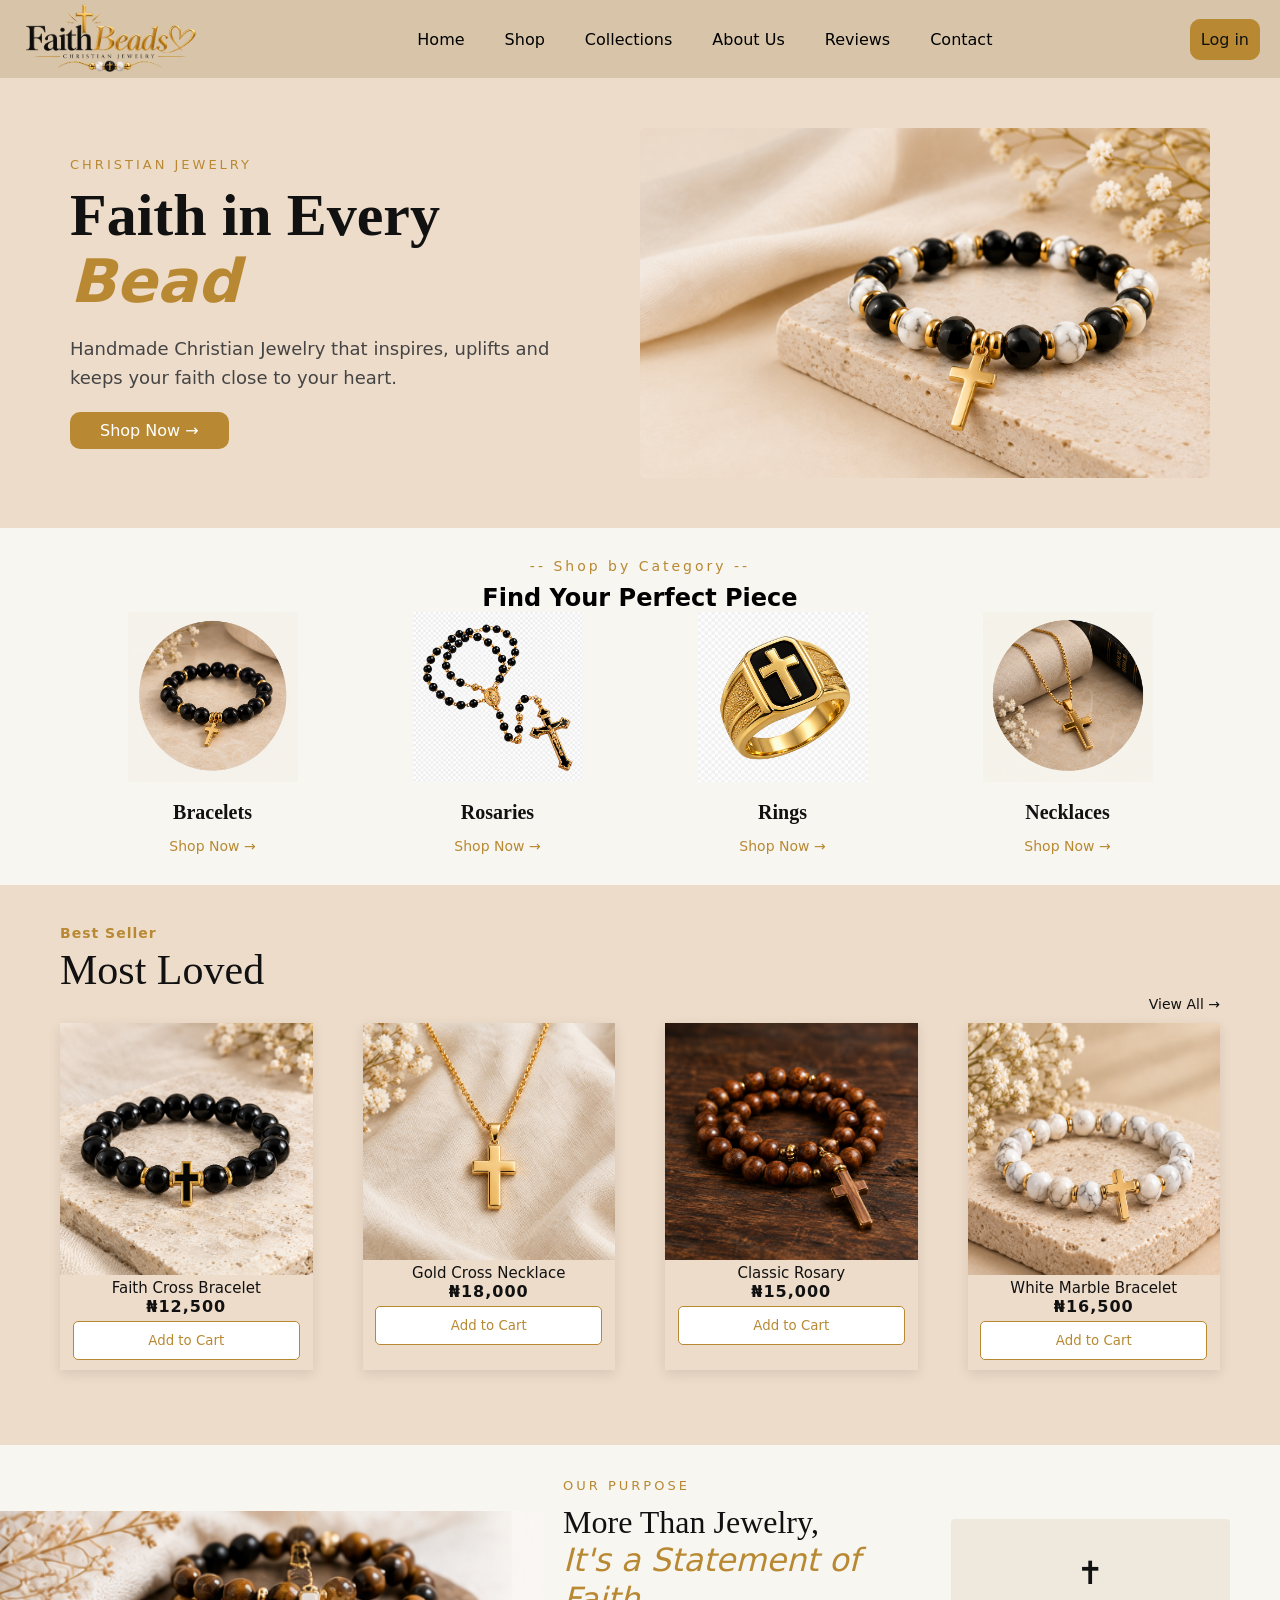
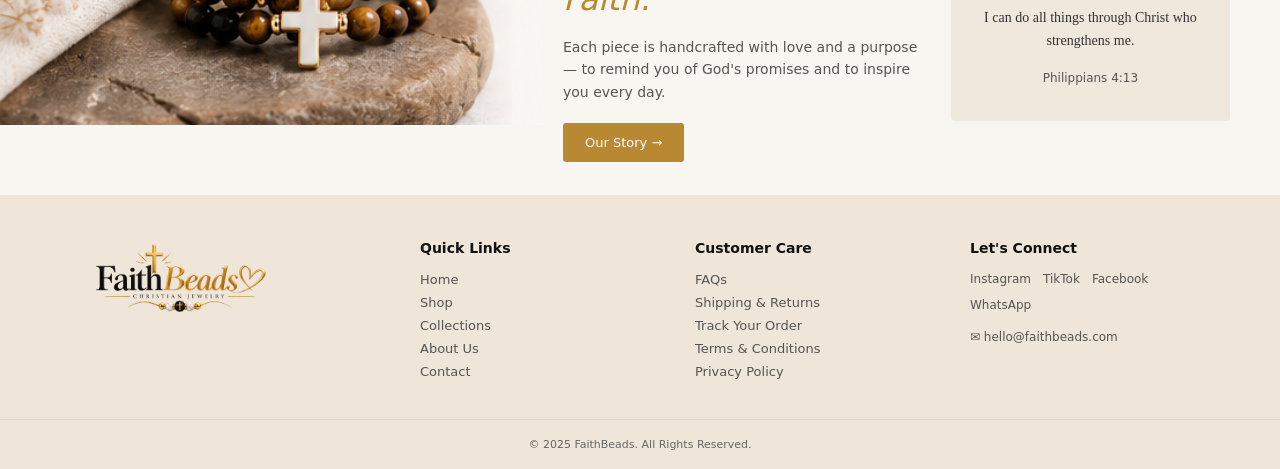
<file: index.html>
<!DOCTYPE html>
<html lang="en">
<head>
    <meta charset="UTF-8">
    <meta name="viewport" content="width=device-width, initial-scale=1.0">
    <title>Document</title>
    <link rel="stylesheet" href="style.css">
</head>
<body>
    <nav>
        <img src="./images/images/ChatGPT Image Sep 4, 2026, 08_13_30 AM.png" alt="">
        <div class="nav-bar">
            <ul>
                <li><a href="#">Home</a></li>
                <li><a href="#">Shop</a></li>
                <li><a href="#">Collections</a></li>
                <li><a href="#">About Us</a></li>
                <li><a href="#">Reviews</a></li>
                <li><a href="#">Contact</a></li>
            </ul>
        </div>
        <div class="nav-img">
            <a href="login.html">Log in</a>
        </div>
        <div class="menu-icon">
            <img  src="./images/images/imgi_17_icon-menu.svg" alt="">
        </div>
    </nav>
    <section class="hero">
        <div class="hero-text">
            <p class="small-title">CHRISTIAN JEWELRY</p>
            <h1>Faith in Every <span>Bead</span></h1>
            <p class="description">Handmade Christian Jewelry that inspires, uplifts and keeps your faith close to your heart.</p>
            <button>Shop Now →</button>
        </div>
        <div class="hero-image">
            <img src="./images/images/ChatGPT Image Sep 18, 2026, 07_32_47 AM.png" alt="">
        </div>
    </section>


    <div class="categories">
        <p class="cartegories-title">-- Shop by Category --</p>
        <h2>Find Your Perfect Piece</h2>
        <div class="Category-containers">
            <div class="Category">
                <img src="./images/images/ChatGPT Image Sep 18, 2026, 08_10_54 AM.png" alt="">
                <h3>Bracelets </h3>
                <a href="#">Shop Now →</a>
            </div>
            <div class="Category">
                <img src="./images/images/ChatGPT Image Sep 18, 2026, 08_19_42 AM.png" alt="">
                <h3>Rosaries</h3>
                <a href="#">Shop Now →</a>
            </div>
            <div class="Category">
                <img src="./images/images/ChatGPT Image Sep 18, 2026, 08_24_03 AM.png" alt="">
                <h3>Rings </h3>
                <a href="#">Shop Now →</a>
            </div>
            <div class="Category">
                <img src="./images/images/ChatGPT Image Sep 18, 2026, 08_08_10 AM.png" alt="">
                <h3>Necklaces </h3>
                <a href="#">Shop Now →</a>
            </div>
        </div>
    </div>
    <!-- BEST SELLER -->
    <div class="best-seller">
        <div class="best-header">
            <div>
                <p>Best Seller</p>
                <h2>Most Loved</h2>
                <div class="all-products">
                    <a href="#">View All →</a>
                </div>
            </div>
            <div class="product-container">
                <div class="product-card">
                    <div class="product-image">
                        <img style="height: 252px;" src="./images/images/ChatGPT Image Sep 22, 2026, 02_11_32 AM.png" alt="Faith Cross Bracelet">
                    </div>
                    <div class="product-info">
                        <h3>Faith Cross Bracelet</h3>
                        <p class="price">₦12,500</p>
                        <div class="card-button">
                            <button>Add to Cart</button>
                        </div>
                    </div>
                </div>
                <div class="product-card">
                    <div class="product-image">
                        <img  src="./images/images/ChatGPT Image Sep 22, 2026, 02_11_07 AM.png" alt="Faith Cross Bracelet">
                    </div>
                    <div class="product-info">
                        <h3>Gold Cross Necklace</h3>
                        <p class="price">₦18,000</p>
                        <div class="card-button">
                            <button>Add to Cart</button>
                        </div>
                    </div>
                </div>
                <div class="product-card">
                    <div class="product-image">
                        <img src="./images/images/ChatGPT Image Sep 22, 2026, 02_10_54 AM.png" alt="Faith Cross Bracelet">
                    </div>
                    <div class="product-info">
                        <h3>Classic Rosary</h3>
                        <p class="price">₦15,000</p>
                        <div class="card-button">
                            <button>Add to Cart</button>
                        </div>
                    </div>
                </div>
                <div class="product-card">
                    <div class="product-image">
                        <img style="height: 252px;" src="./images/images/ChatGPT Image Sep 22, 2026, 11_10_56 AM.png" alt="Faith Cross Bracelet">
                    </div>
                    <div class="product-info">
                        <h3>White Marble Bracelet</h3>
                        <p class="price">₦16,500</p>
                        <div class="card-button">
                            <button>Add to Cart</button>
                        </div>
                    </div>
                </div>
            </div>
        </div>

    </div>
    <!-- =========================
     OUR PURPOSE SECTION
========================= -->

<section class="purpose">

    <!-- Left Image -->
    <div class="purpose-image">
        <img src="./images/images/purpose_bracelet.png" alt="">
    </div>


    <!-- Middle Text -->
    <div class="purpose-text">

        <p class="small-title">OUR PURPOSE</p>

        <h2>
            More Than Jewelry,
            <br>
            <span>It's a Statement of Faith.</span>
        </h2>

        <p class="purpose-description">
            Each piece is handcrafted with love and a purpose —
            to remind you of God's promises and to inspire you
            every day.
        </p>

        <a href="#" class="story-button">
            Our Story →
        </a>

    </div>


    <!-- Bible Verse -->
    <div class="verse-card">

        <div class="cross">✝</div>

        <p>
            I can do all things
            through Christ who
            strengthens me.
        </p>

        <span>Philippians 4:13</span>

    </div>

</section>



<!-- =========================
     FOOTER
========================= -->

<footer class="footer">

    <div class="footer-container">


        <!-- LOGO -->
        <div class="footer-logo">

            <img src="./images/images/ChatGPT Image Sep 4, 2026, 08_13_30 AM.png" alt="">

        </div>


        <!-- QUICK LINKS -->
        <div class="footer-column">

            <h3>Quick Links</h3>

            <a href="#">Home</a>
            <a href="#">Shop</a>
            <a href="#">Collections</a>
            <a href="#">About Us</a>
            <a href="#">Contact</a>

        </div>


        <!-- CUSTOMER CARE -->
        <div class="footer-column">

            <h3>Customer Care</h3>

            <a href="#">FAQs</a>
            <a href="#">Shipping & Returns</a>
            <a href="#">Track Your Order</a>
            <a href="#">Terms & Conditions</a>
            <a href="#">Privacy Policy</a>

        </div>


        <!-- SOCIAL -->
        <div class="footer-column connect">

            <h3>Let's Connect</h3>

            <div class="social-icons">

                <a href="#">Instagram</a>
                <a href="#">TikTok</a>
                <a href="#">Facebook</a>
                <a href="#">WhatsApp</a>

            </div>

            <p class="email">
                ✉ hello@faithbeads.com
            </p>

        </div>

    </div>

    <div class="copyright">

        © 2025 FaithBeads. All Rights Reserved.

    </div>

</footer>

</body>
</html>
</file>
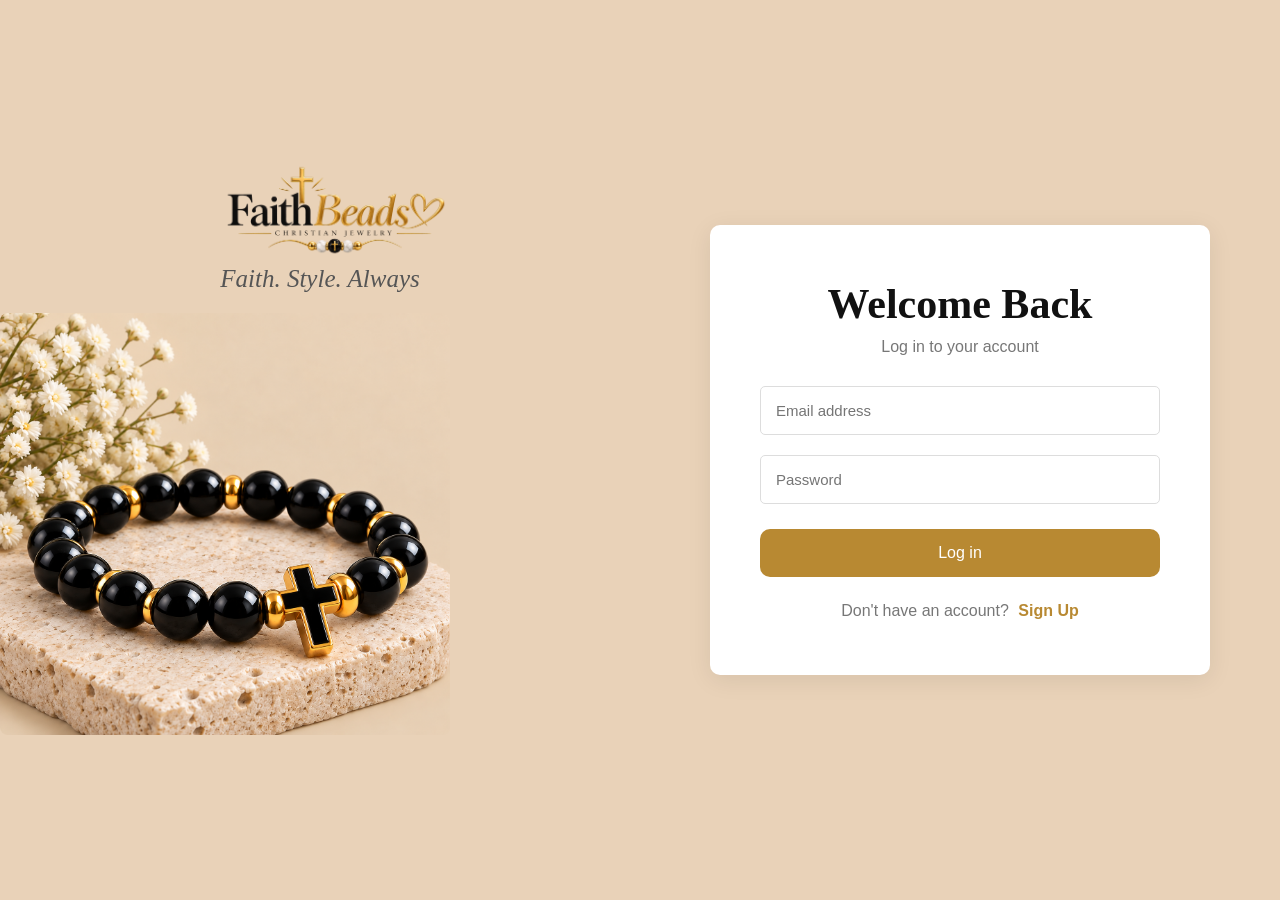
<file: login.html>
<!DOCTYPE html>
<html lang="en">
<head>
    <meta charset="UTF-8">
    <meta name="viewport" content="width=device-width, initial-scale=1.0">
    <title>Document</title>
    <link rel="stylesheet" href="login.css">
</head>
<body>
    <div class="login-page">
        <div class="login-left">
            
            <img src="./images/images/ChatGPT Image Sep 4, 2026, 08_13_30 AM.png" class="login-logo" alt="">
            
            <h2 style="text-align: center;">Faith. Style. Always</h2>
            
            <img src="./images/images/ChatGPT Image Sep 22, 2026, 10_31_21 AM.png" class="login-image" alt="">
            
        </div>
        <div class="login-right">
            <div class="login-card">
                <h1>Welcome Back</h1>
                <p>Log in to your account</p>
                <form>
                    <div class="input-group">
                        <input type="email" placeholder="Email address" id="">
                    </div>
                    <div class="input-group">
                        <input type="password" placeholder="Password" >
                    </div>
                    <button type="submit" class="login-button">Log in</button>
                </form>
                <div class="signup">
                    <span>Don't have an account?</span>
                    <a href="#">Sign Up</a>
                </div>
            </div>
        </div>
    </div>
</body>
</html>
</file>
<file: style.css>
*{
    padding: 0px;
    margin: 0px;
    box-sizing: border-box;
    font-family: system-ui, -apple-system, BlinkMacSystemFont, 'Segoe UI', Roboto, Oxygen, Ubuntu, Cantarell, 'Open Sans', 'Helvetica Neue', sans-serif;
}
nav{
    background-color: #D8C5A9;
    align-items: center;
    padding: 0px 30px;
    display: flex;
    justify-content: space-between;
    padding: 0px 20px;
    position: sticky;
    top: 0;
}
nav img{
    width: 180px;
}
.nav-bar{
    margin-left: 190px;
}
.nav-bar ul {
    display: flex;
    list-style: none;
    justify-content: space-between;
    gap: 40px;
}
/* .nav-img{
    margin-left: 170px;
} */
.nav-img{
    padding: 10px;
    background-color: #b88932;
    margin-left: 170px;
    border-radius: 10px;
    border: solid 1px  #b88932;
}
.nav-img a{
    color: #111111;
    text-decoration: none;
}
.nav-img img {
    width: 25px;
    margin-right: 20px;
}
.nav-bar ul li a{
    transition: 0.3s;
    color: black;
    text-decoration: none;
}
.hero{
    height: 450px;
    background-color:#EEDCCA;
    display: flex;
    align-items: center;
    justify-content: space-between;
    padding: 40px 70px;
}
.hero-text{
    width: 45%;
}
.small-title{
    color: #b88932;
    font-size: 15px;
    letter-spacing: 3px;
    margin-bottom: 15px;
}
.hero-text h1{
    font-family: Georgia, 'Times New Roman', Times, serif;
    font-size: 60px;
    color: #111;
    margin: 0 0 20px;
    line-height: 1.1;

}
.hero-text h1 span{
    color:#b88932;
    font-style: italic;
}
.description{
    font-size: 18px;
    color: #444;
    line-height: 1.6;
    max-width: 500px;
}
.hero-text button{
    margin-top: 20px;
    background-color: #b88932;
    color: white;
    border: none;
    padding: 9px 30px;
    cursor: pointer;
    font-size: 16px;
    border-radius: 10px;
}
.hero-text button:hover{
    background-color: #967027;
}
.hero-image{
    width: 50%;
    height: 100%;
    display: flex;
    justify-content: center;
    align-items: center;
}
.hero-image img{
    width: 100%;
    max-width: 600px;
    height: 350px;
    object-fit: cover;
    border-radius: 5px;
}
.categories{
    background-color: #f8f6f1;
    text-align: center;
    padding: 30px 70px;
}
/* Small gold heading */

.cartegories-title{
    color: #b88932;
    font-size: 14px;
    letter-spacing: 3px;
    margin-bottom: 10px;
}
/* main heading */

.Category-containers{
    display: flex;
    justify-content: space-between;
    gap: 40px;
    max-width: 1100px;
    margin: auto;
}
.Category{
    width: 23%;
}
.Category img{
    width: 170px;
    height: 170px;
    object-fit: cover;
    margin-bottom: 15px;
}
.Category h3{
    font-family: Georgia, 'Times New Roman', Times, serif;
    font-size: 20px;
    color: #111111;
    margin-bottom: 12px;
}
.Category a{
    color: #b88932;
    text-decoration: none;
    font-size: 14px;
}
.Category a:hover{
    text-decoration: underline;
}
.best-seller{
    background-color:#EEDCCA;
    padding: 40px 60px;
}
.best-header{
    display: flex;
    justify-content: space-between;
    margin-bottom: 35px;
    flex-direction: column;
}
.best-header p{
    color: #b88932;
    font-size: 14px;
    margin-bottom: 5px;
    font-weight: 700;
    letter-spacing: 1px;
}
.best-header h2{
    font-family: Georgia, 'Times New Roman', Times, serif;
    font-size: 42px;
    color: #111;
    font-weight: 300;
}
.best-header a{
    color: #111;
    text-decoration: none;
    font-size: 14px;
}
.all-products{
    text-align: right;
    margin-bottom: 10px;
}

.product-container{
    background-color: transparent;
    width: 100%;
    padding-top: 0px;
    padding: 0px px;
    display: grid;
    grid-template-columns: 1fr 1fr 1fr 1fr;
    column-gap: 50px;
}
.product-image img{
    width: 100%;
}
.product-card{
    background-color: transparent;
    box-shadow: 0px 4px 12px rgba(0, 0, 0, 0.1);
}
.product-info p,.product-info h3{
    text-align: center;
}
.product-info .price {
    font-weight: bold;
    font-size: 16px;
    color: #111;

}
.product-info h3{
    font-size: 15px;
    font-weight: 500;
    color: #111;
    
}
.card-button{
    display: flex;
    justify-content: center;
    align-items: center;
    margin-bottom: 10px;
}
.card-button button{
    width: 90%;
    padding: 11px;
    background-color: white;
    color: #b88932;
    border: 1px solid #b88932;
    border-radius: 5px;
    cursor: pointer;
}
.product-info button:hover{
    background-color: #b88932;
    color: white;
    transition: 0.5s;
}
/* =========================
   OUR PURPOSE
========================= */

.purpose {

    display: flex;

    align-items: center;

    min-height: 350px;

    background-color: #F8F6F1;
}


/* LEFT IMAGE */

.purpose-image {

    width: 50%;

    height: 100%;

    overflow: hidden;
}


.purpose-image img {

    width: 100%;

    height: 100%;

    object-fit: cover;
}


/* MIDDLE TEXT */

.purpose-text {

    width: 37%;

    padding: 20px;
}


.small-title {

    color: #B88932;

    font-size: 13px;

    letter-spacing: 3px;

    margin-bottom: 10px;
}


.purpose-text h2 {

    font-family: Georgia, serif;

    font-size: 32px;

    font-weight: normal;

    line-height: 1.2;

    color: #111111;

    margin-bottom: 18px;
}


.purpose-text h2 span {

    color: #B88932;

    font-style: italic;
}


.purpose-description {

    color: #555;

    font-size: 14px;

    line-height: 1.6;

    max-width: 380px;

    margin-bottom: 20px;
}


/* OUR STORY BUTTON */

.story-button {

    display: inline-block;

    background-color: #B88932;

    color: white;

    text-decoration: none;

    padding: 12px 22px;

    font-size: 13px;

    border-radius: 3px;
}


.story-button:hover {

    background-color: #967027;
}


/* =========================
   BIBLE VERSE CARD
========================= */

.verse-card {

    width: 25%;

    background-color: #EFE8DC;

    text-align: center;

    padding: 35px 25px;

    margin-right: 50px;

    border-radius: 4px;
}


.cross {

    font-size: 32px;

    color: #111111;

    margin-bottom: 15px;
}


.verse-card p {

    font-family: Georgia, serif;

    font-size: 14px;

    line-height: 1.6;

    color: #333;

    margin-bottom: 15px;
}


.verse-card span {

    font-size: 12px;

    color: #555;
}



/* =========================
   FOOTER
========================= */

.footer {

    background-color: #EFE5D8;

    padding-top: 45px;

    color: #222;
}


.footer-container {

    display: flex;

    justify-content: space-between;

    max-width: 1200px;

    margin: auto;

    padding: 0 50px 40px;
}


/* FOOTER LOGO */

.footer-logo {

    width: 25%;
}


.footer-logo img {

    width: 180px;
}



/* FOOTER COLUMNS */

.footer-column {

    display: flex;

    flex-direction: column;

    gap: 8px;

    width: 20%;
}


.footer-column h3 {

    font-size: 14px;

    margin-bottom: 8px;

    color: #111;
}


.footer-column a {

    color: #555;

    text-decoration: none;

    font-size: 13px;
}


.footer-column a:hover {

    color: #B88932;
}


/* =========================
   SOCIAL
========================= */

.social-icons {

    display: flex;

    gap: 12px;

    flex-wrap: wrap;
}


.social-icons a {

    font-size: 12px;
}


.email {

    font-size: 12px;

    color: #555;

    margin-top: 10px;
}



/* =========================
   COPYRIGHT
========================= */

.copyright {

    text-align: center;

    border-top: 1px solid #ddd2c4;

    padding: 18px;

    font-size: 11px;

    color: #666;
}

    .menu-icon{
        display: none;
    }


@media (min-width: 0px) and (max-width: 800px) {
    .nav-bar, .nav-img{
        display: none;
    }
    .hero{
        padding: 0px;
        display: flex;
        flex-direction: column;
        align-items: center;
    }
    .hero-text button{
        display: none;
    }
    .best-seller{
        padding: 0px;
    }
    .hero-text{
        text-align: center;
    }
    .hero-image{
        display: none;
    }
    .purpose {

        flex-direction: column;
    }
    .product-container{
        grid-template-columns: 1fr 1fr;
        column-gap: 20px;
        
    }
    .all-products{
        display: none;
    }
    .product-image img{
        height: 250px;
    }
    .Category-containers{
        display: none;
    }
    .menu-icon{
        display: block;
    }
    .menu-icon img{
        width: 30px;
    }
    .product-card{
        width: 100%;
    }
    nav img{
        width: 120px;
    }
    .purpose-image {

        width: 100%;

        height: 280px;
    }


    .purpose-text {

        width: 100%;

        padding: 40px 25px;
    }


    .verse-card {

        width: 85%;

        margin: 0 auto 40px;
    }


    .footer-container {

        flex-direction: column;

        gap: 35px;

        padding: 40px 30px;
    }


    .footer-logo,
    .footer-column {

        width: 100%;
    }

}
</file>
<file: login.css>
*{
    padding: 0px;
    margin: 0px;
    box-sizing: border-box;
    font-family: Arial, Helvetica, sans-serif;    
}
body{
    color: #111111;
    background-color: #E9D2B8;
}
.login-page{
    min-height: 100vh;
    display: flex;
    align-items: center;
    justify-content: center;
    /* padding: 40px 40px; */
    background-color: #E9D2B8;
}
.login-left{
    width: 50%;
    text-align: left;
    /* padding: 40px; */
    background-color: #E9D2B8;
}
.login-logo{
    width: 230px;
    margin-bottom: 0px;
    margin-left: 220px;
}
.login-left h2{
    font-family: Georgia, 'Times New Roman', Times, serif;
    font-size: 25px;
    font-weight: 200;
    font-style: italic;
    color: #555;
    margin-bottom: 20px;
}
.login-image{
    width: 75%;
    max-width: 450px;
    border-radius: 8px;
}
.login-right{
    width: 50%;
    display: flex;
    justify-content: center;
    background-color: #E9D2B8;
}
.login-card{
    width: 100%;
    max-width: 500px;
    background-color: white;
    padding: 55px 50px;
    border-radius: 10px;
    box-shadow: 0px 5px 25px rgba(0, 0, 0, 0.08);
}
.login-card h1{
    font-family: Georgia, 'Times New Roman', Times, serif;
    font-size: 42px;
    text-align: center;
    margin-bottom: 10px;
}
.login-card > p{
    text-align: center;
    color: #777;
    margin-bottom: 30px;
}
.input-group{
    margin-bottom: 20px;
}
.input-group input{
    width: 100%;
    padding: 15px;
    border: 1px solid #ddd;
    border-radius: 5px;
    font-size: 15px;
    outline: none;
}
.input-group input:focus{
    border-color: #b88932;
}
.login-button{
    width: 100%;
    padding: 15px;
    border: none;
    border-radius: 10px;
    background-color: #b88932;
    color: white;
    font-size: 16px;
    cursor: pointer;
    margin-top: 5px;
}
.login-button:hover{
    background-color: #967027;
}
.signup{
    text-align: center;
    margin-top: 25px;
    color: #777;
}
.signup a{
    color: #b88932;
    text-decoration: none;
    font-weight: bold;
    margin-left: 5px;
}
.signup a:hover{
    text-decoration: underline;
}

@media (max-width: 450px){
    .login-page{
        flex-direction: column;
        padding: 0px 0px;
    }
    .login-left{
        width: 100%;
        padding: 20px;
    }
    .login-right{
        width: 100%;
    }
    .login-logo{
        margin-left: 50px;
    }
    .login-image{
        width: 100%;
    }
    .login-card{
        padding: 40px 25px;
    }
}
</file>
